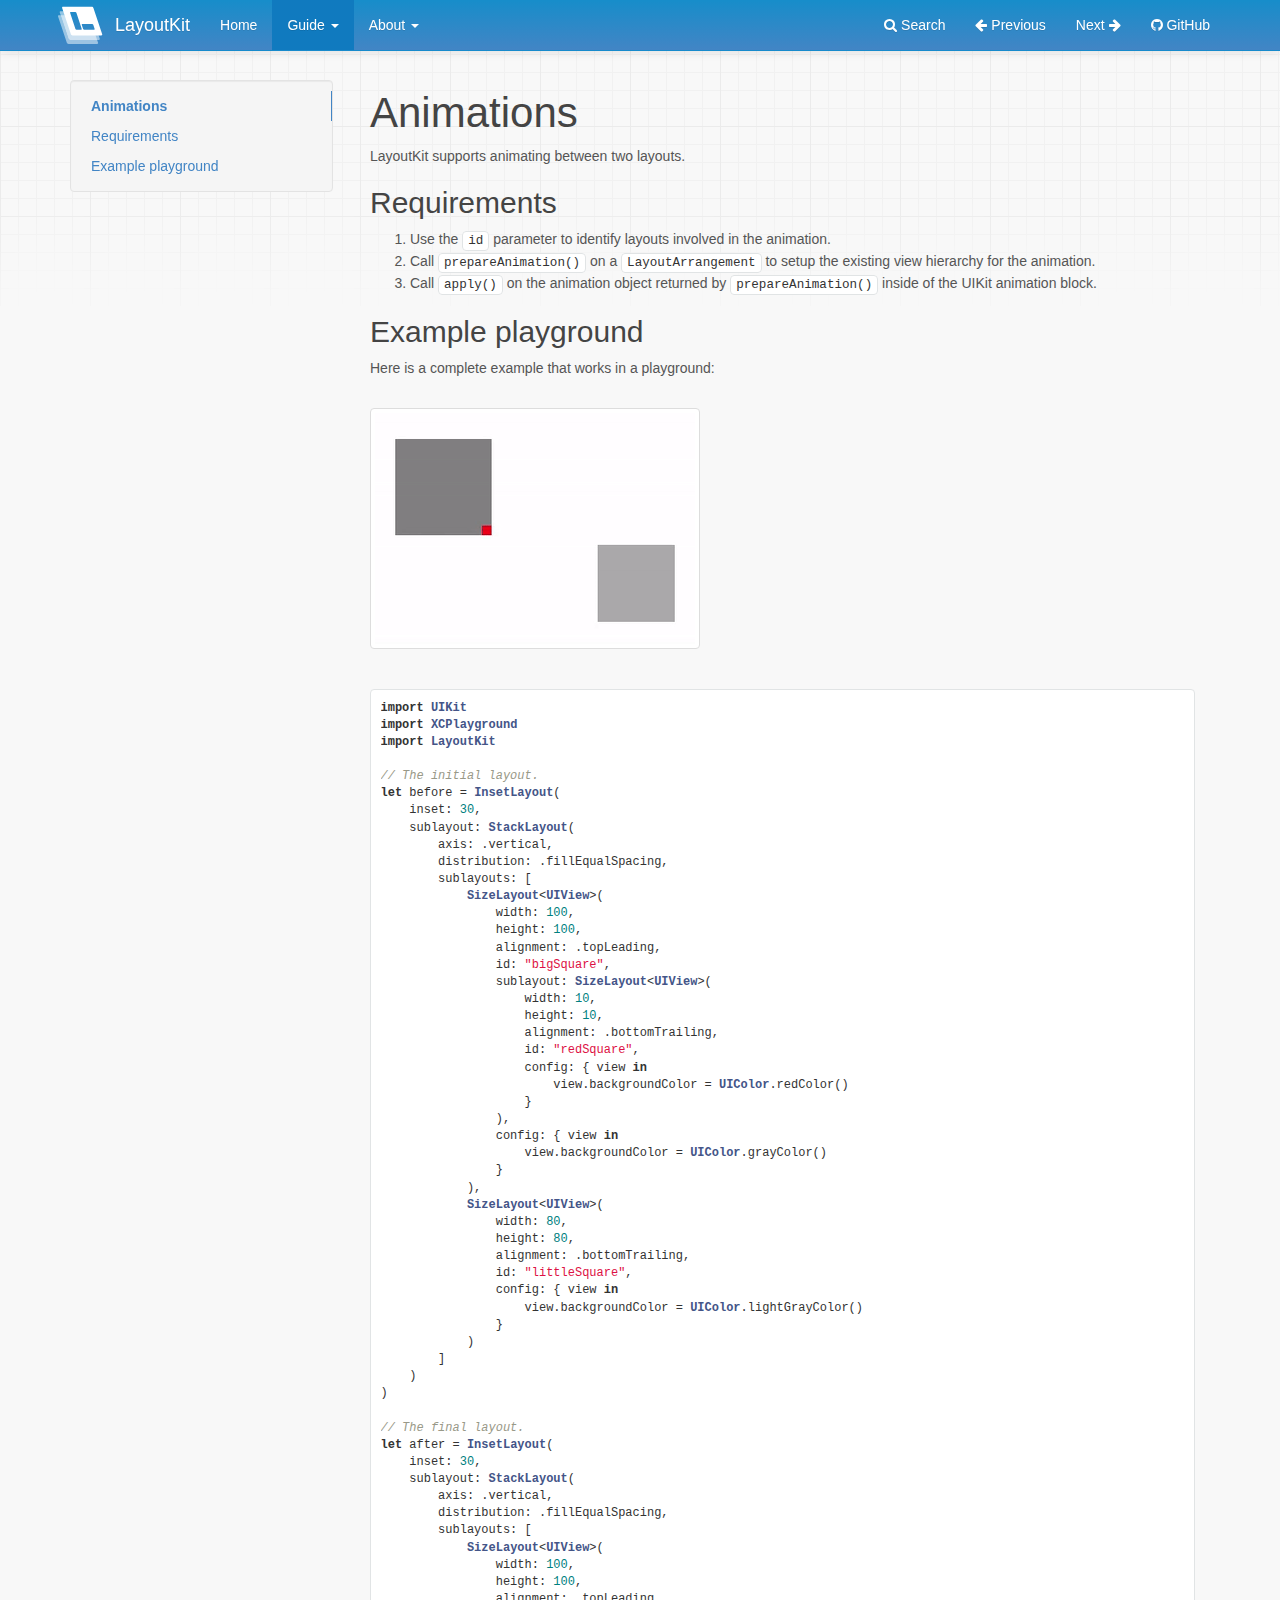
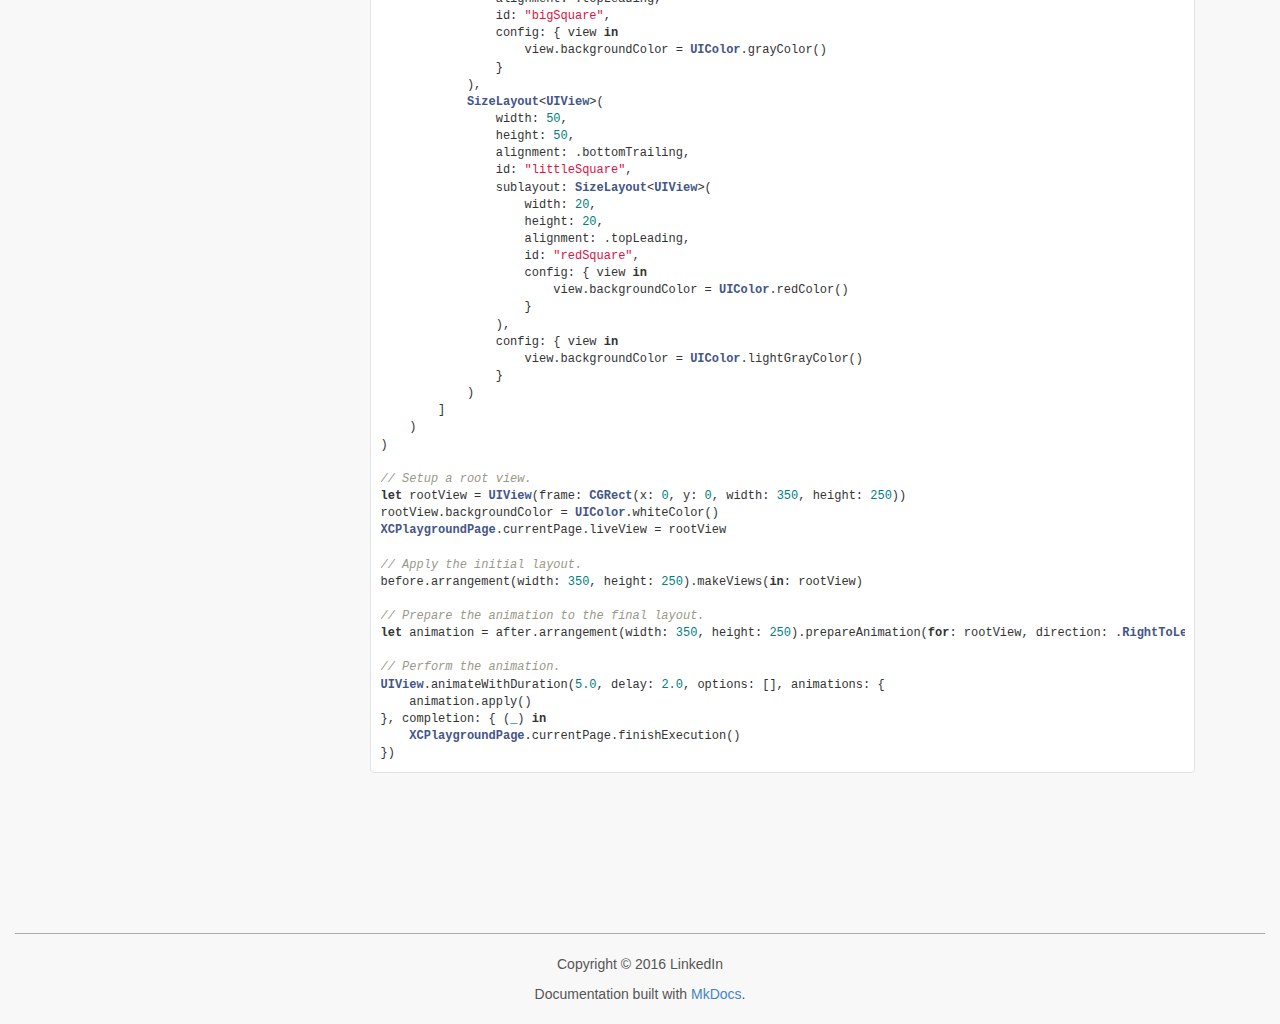
<file: animations/index.html>
<!DOCTYPE html>
<html lang="en">
    <head>
        <meta charset="utf-8">
        <meta http-equiv="X-UA-Compatible" content="IE=edge">
        <meta name="viewport" content="width=device-width, initial-scale=1.0">
        
        <meta name="author" content="LinkedIn">
        
        <link rel="shortcut icon" href="../../img/logo.png">
        

	<title>Animations - LayoutKit</title>

        <link href="../css/bootstrap-custom.min.css" rel="stylesheet">
        <link href="../css/font-awesome-4.5.0.css" rel="stylesheet">
        <link href="../css/base.css" rel="stylesheet">
        <link rel="stylesheet" href="../css/highlight.css">
        <link href="../layoutkit.css" rel="stylesheet">

        <!-- HTML5 shim and Respond.js IE8 support of HTML5 elements and media queries -->
        <!--[if lt IE 9]>
            <script src="https://oss.maxcdn.com/libs/html5shiv/3.7.0/html5shiv.js"></script>
            <script src="https://oss.maxcdn.com/libs/respond.js/1.3.0/respond.min.js"></script>
        <![endif]-->

        
        <script>
            (function(i,s,o,g,r,a,m){i['GoogleAnalyticsObject']=r;i[r]=i[r]||function(){
            (i[r].q=i[r].q||[]).push(arguments)},i[r].l=1*new Date();a=s.createElement(o),
            m=s.getElementsByTagName(o)[0];a.async=1;a.src=g;m.parentNode.insertBefore(a,m)
            })(window,document,'script','//www.google-analytics.com/analytics.js','ga');

            ga('create', 'UA-79736636-1', 'layoutkit.org');
            ga('send', 'pageview');
        </script>
        
    </head>

    <body>

        <div class="navbar navbar-default navbar-fixed-top" role="navigation">
    <div class="container">

        <!-- Collapsed navigation -->
        <div class="navbar-header">
            
            <!-- Expander button -->
            <button type="button" class="navbar-toggle" data-toggle="collapse" data-target=".navbar-collapse">
                <span class="sr-only">Toggle navigation</span>
                <span class="icon-bar"></span>
                <span class="icon-bar"></span>
                <span class="icon-bar"></span>
            </button>
            

            <!-- Main title -->
            <a class="navbar-brand" href="..">LayoutKit</a>
        </div>

        <!-- Expanded navigation -->
        <div class="navbar-collapse collapse">
            
                <!-- Main navigation -->
                <ul class="nav navbar-nav">
                
                
                    <li >
                        <a href="..">Home</a>
                    </li>
                
                
                
                    <li class="dropdown active">
                        <a href="#" class="dropdown-toggle" data-toggle="dropdown">Guide <b class="caret"></b></a>
                        <ul class="dropdown-menu">
                        
                            
<li >
    <a href="../building-ui/">Building UI</a>
</li>

                        
                            
<li >
    <a href="../custom-layouts/">Custom Layouts</a>
</li>

                        
                            
<li >
    <a href="../uikit/">Interfacing with UIKit</a>
</li>

                        
                            
<li class="active">
    <a href="./">Animations</a>
</li>

                        
                            
<li >
    <a href="../code-documentation/">Code documentation</a>
</li>

                        
                        </ul>
                    </li>
                
                
                
                    <li class="dropdown">
                        <a href="#" class="dropdown-toggle" data-toggle="dropdown">About <b class="caret"></b></a>
                        <ul class="dropdown-menu">
                        
                            
<li >
    <a href="../benchmarks/">Benchmarks</a>
</li>

                        
                        </ul>
                    </li>
                
                
                </ul>
            

            <ul class="nav navbar-nav navbar-right">
                <li>
                    <a href="#" data-toggle="modal" data-target="#mkdocs_search_modal">
                        <i class="fa fa-search"></i> Search
                    </a>
                </li>
                
                    <li >
                        <a rel="next" href="../uikit/">
                            <i class="fa fa-arrow-left"></i> Previous
                        </a>
                    </li>
                    <li >
                        <a rel="prev" href="../code-documentation/">
                            Next <i class="fa fa-arrow-right"></i>
                        </a>
                    </li>
                
                
                    <li>
                        <a href="https://github.com/linkedin/LayoutKit">
                            
                                <i class="fa fa-github"></i>
                            
                            GitHub
                        </a>
                    </li>
                
            </ul>
        </div>
    </div>
</div>

        <div class="container">
            
                <div class="col-md-3"><div class="bs-sidebar hidden-print affix well" role="complementary">
    <ul class="nav bs-sidenav">
    
        <li class="main active"><a href="#animations">Animations</a></li>
        
            <li><a href="#requirements">Requirements</a></li>
        
            <li><a href="#example-playground">Example playground</a></li>
        
    
    </ul>
</div></div>
                <div class="col-md-9" role="main">

<h1 id="animations">Animations</h1>
<p>LayoutKit supports animating between two layouts.</p>
<h2 id="requirements">Requirements</h2>
<ol>
<li>Use the <code>id</code> parameter to identify layouts involved in the animation.</li>
<li>Call <code>prepareAnimation()</code> on a <code>LayoutArrangement</code> to setup the existing view hierarchy for the animation.</li>
<li>Call <code>apply()</code> on the animation object returned by <code>prepareAnimation()</code> inside of the UIKit animation block.</li>
</ol>
<h2 id="example-playground">Example playground</h2>
<p>Here is a complete example that works in a playground:</p>
<p><img alt="Animation example" src="../img/animation-example.gif" /></p>
<pre><code class="swift">import UIKit
import XCPlayground
import LayoutKit

// The initial layout.
let before = InsetLayout(
    inset: 30,
    sublayout: StackLayout(
        axis: .vertical,
        distribution: .fillEqualSpacing,
        sublayouts: [
            SizeLayout&lt;UIView&gt;(
                width: 100,
                height: 100,
                alignment: .topLeading,
                id: &quot;bigSquare&quot;,
                sublayout: SizeLayout&lt;UIView&gt;(
                    width: 10,
                    height: 10,
                    alignment: .bottomTrailing,
                    id: &quot;redSquare&quot;,
                    config: { view in
                        view.backgroundColor = UIColor.redColor()
                    }
                ),
                config: { view in
                    view.backgroundColor = UIColor.grayColor()
                }
            ),
            SizeLayout&lt;UIView&gt;(
                width: 80,
                height: 80,
                alignment: .bottomTrailing,
                id: &quot;littleSquare&quot;,
                config: { view in
                    view.backgroundColor = UIColor.lightGrayColor()
                }
            )
        ]
    )
)

// The final layout.
let after = InsetLayout(
    inset: 30,
    sublayout: StackLayout(
        axis: .vertical,
        distribution: .fillEqualSpacing,
        sublayouts: [
            SizeLayout&lt;UIView&gt;(
                width: 100,
                height: 100,
                alignment: .topLeading,
                id: &quot;bigSquare&quot;,
                config: { view in
                    view.backgroundColor = UIColor.grayColor()
                }
            ),
            SizeLayout&lt;UIView&gt;(
                width: 50,
                height: 50,
                alignment: .bottomTrailing,
                id: &quot;littleSquare&quot;,
                sublayout: SizeLayout&lt;UIView&gt;(
                    width: 20,
                    height: 20,
                    alignment: .topLeading,
                    id: &quot;redSquare&quot;,
                    config: { view in
                        view.backgroundColor = UIColor.redColor()
                    }
                ),
                config: { view in
                    view.backgroundColor = UIColor.lightGrayColor()
                }
            )
        ]
    )
)

// Setup a root view.
let rootView = UIView(frame: CGRect(x: 0, y: 0, width: 350, height: 250))
rootView.backgroundColor = UIColor.whiteColor()
XCPlaygroundPage.currentPage.liveView = rootView

// Apply the initial layout.
before.arrangement(width: 350, height: 250).makeViews(in: rootView)

// Prepare the animation to the final layout.
let animation = after.arrangement(width: 350, height: 250).prepareAnimation(for: rootView, direction: .RightToLeft)

// Perform the animation.
UIView.animateWithDuration(5.0, delay: 2.0, options: [], animations: {
    animation.apply()
}, completion: { (_) in
    XCPlaygroundPage.currentPage.finishExecution()
})
</code></pre></div>
            
        </div>

        <footer class="col-md-12">
            <hr>
            
                <p>Copyright &copy; 2016 LinkedIn</p>
            
            <p>Documentation built with <a href="http://www.mkdocs.org/">MkDocs</a>.</p>
        </footer>

        <script src="../js/jquery-1.10.2.min.js"></script>
        <script src="../js/bootstrap-3.0.3.min.js"></script>
        <script src="../js/highlight.pack.js"></script>
        <script>var base_url = '..';</script>
        <script data-main="../mkdocs/js/search.js" src="../mkdocs/js/require.js"></script>
        <script src="../js/base.js"></script>

        <div class="modal" id="mkdocs_search_modal" tabindex="-1" role="dialog" aria-labelledby="Search Modal" aria-hidden="true">
            <div class="modal-dialog">
                <div class="modal-content">
                    <div class="modal-header">
                        <button type="button" class="close" data-dismiss="modal"><span aria-hidden="true">&times;</span><span class="sr-only">Close</span></button>
                        <h4 class="modal-title" id="exampleModalLabel">Search</h4>
                    </div>
                    <div class="modal-body">
                        <p>
                            From here you can search these documents. Enter
                            your search terms below.
                        </p>
                        <form role="form">
                            <div class="form-group">
                                <input type="text" class="form-control" placeholder="Search..." id="mkdocs-search-query">
                            </div>
                        </form>
                        <div id="mkdocs-search-results"></div>
                    </div>
                    <div class="modal-footer">
                    </div>
                </div>
            </div>
        </div>

    </body>
</html>
</file>
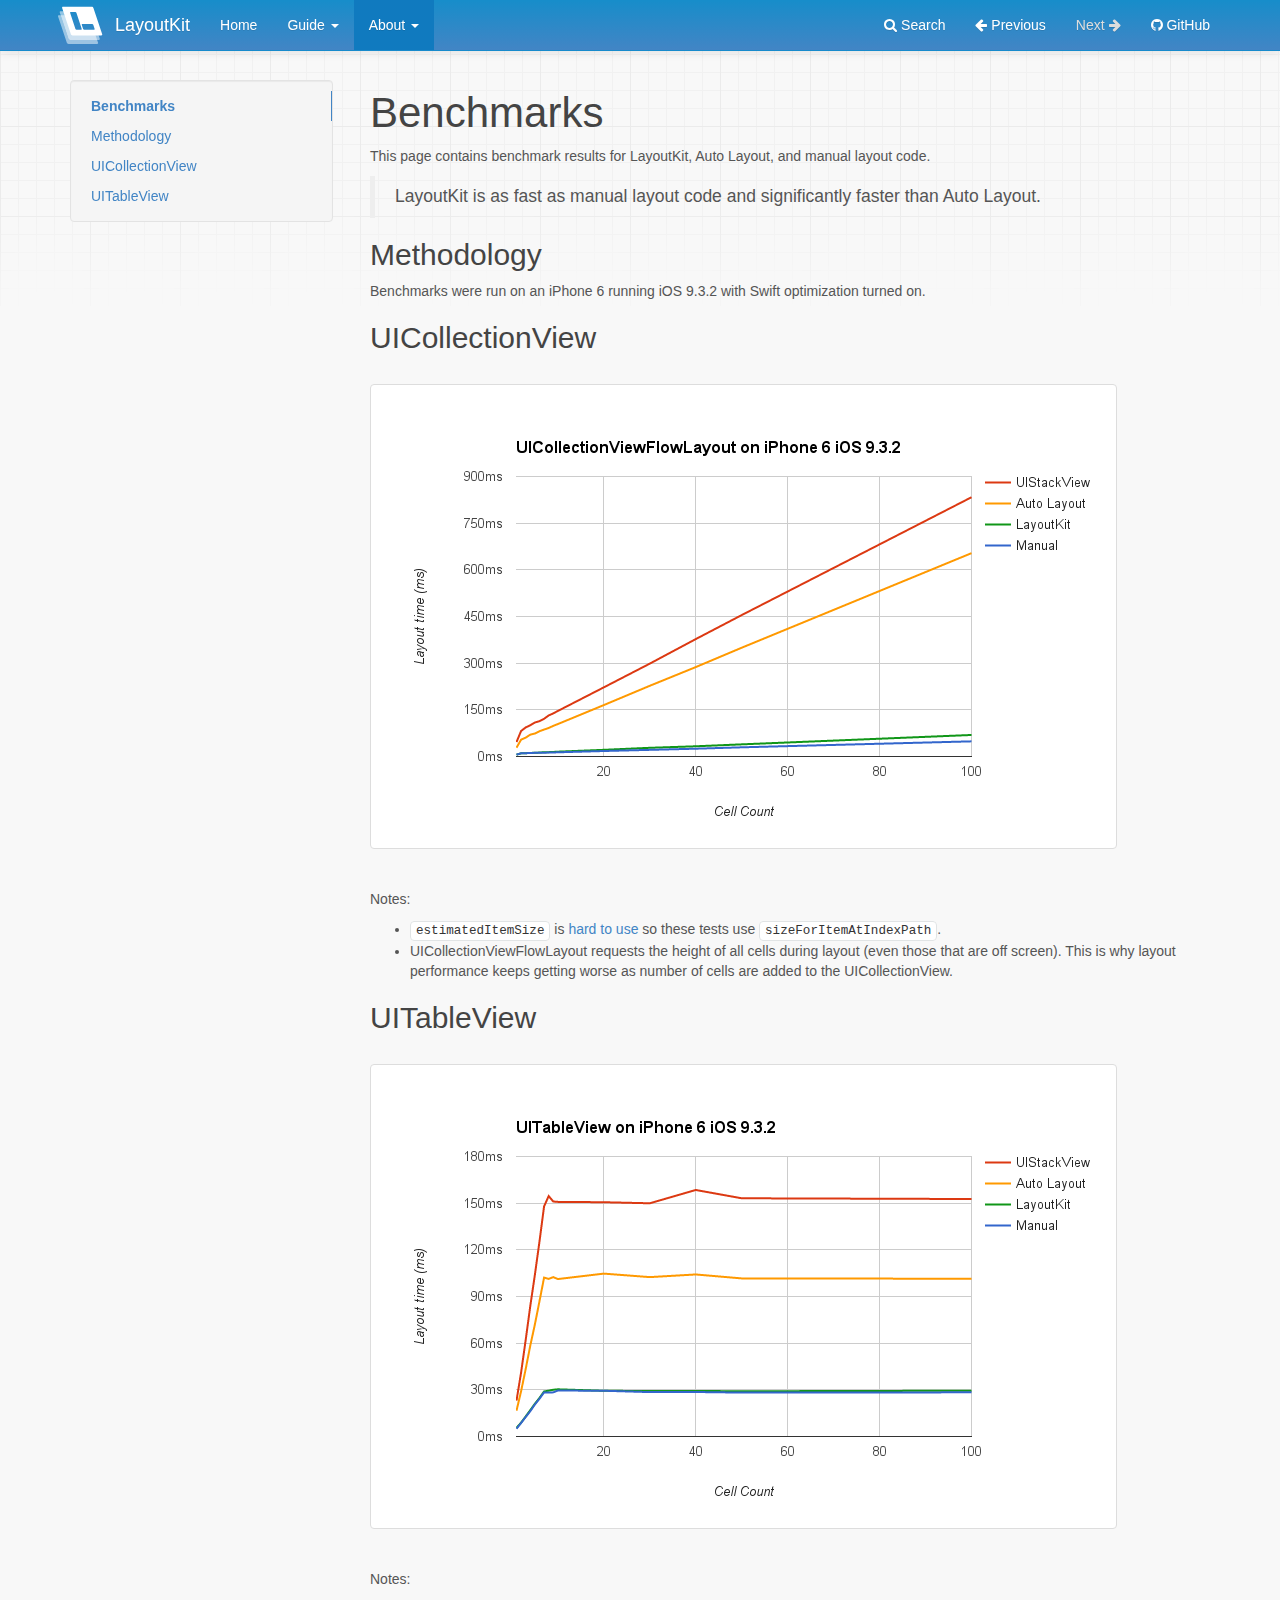
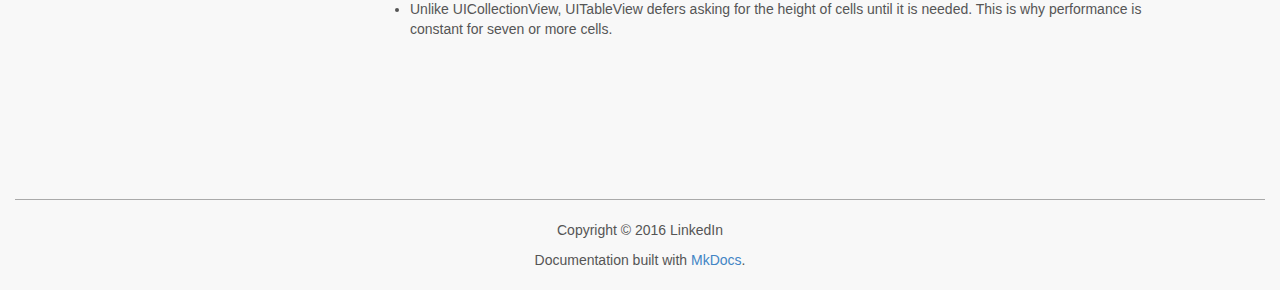
<file: benchmarks/index.html>
<!DOCTYPE html>
<html lang="en">
    <head>
        <meta charset="utf-8">
        <meta http-equiv="X-UA-Compatible" content="IE=edge">
        <meta name="viewport" content="width=device-width, initial-scale=1.0">
        
        <meta name="author" content="LinkedIn">
        
        <link rel="shortcut icon" href="../../img/logo.png">
        

	<title>Benchmarks - LayoutKit</title>

        <link href="../css/bootstrap-custom.min.css" rel="stylesheet">
        <link href="../css/font-awesome-4.5.0.css" rel="stylesheet">
        <link href="../css/base.css" rel="stylesheet">
        <link rel="stylesheet" href="../css/highlight.css">
        <link href="../layoutkit.css" rel="stylesheet">

        <!-- HTML5 shim and Respond.js IE8 support of HTML5 elements and media queries -->
        <!--[if lt IE 9]>
            <script src="https://oss.maxcdn.com/libs/html5shiv/3.7.0/html5shiv.js"></script>
            <script src="https://oss.maxcdn.com/libs/respond.js/1.3.0/respond.min.js"></script>
        <![endif]-->

        
        <script>
            (function(i,s,o,g,r,a,m){i['GoogleAnalyticsObject']=r;i[r]=i[r]||function(){
            (i[r].q=i[r].q||[]).push(arguments)},i[r].l=1*new Date();a=s.createElement(o),
            m=s.getElementsByTagName(o)[0];a.async=1;a.src=g;m.parentNode.insertBefore(a,m)
            })(window,document,'script','//www.google-analytics.com/analytics.js','ga');

            ga('create', 'UA-79736636-1', 'http://layoutkit.org');
            ga('send', 'pageview');
        </script>
        
    </head>

    <body>

        <div class="navbar navbar-default navbar-fixed-top" role="navigation">
    <div class="container">

        <!-- Collapsed navigation -->
        <div class="navbar-header">
            
            <!-- Expander button -->
            <button type="button" class="navbar-toggle" data-toggle="collapse" data-target=".navbar-collapse">
                <span class="sr-only">Toggle navigation</span>
                <span class="icon-bar"></span>
                <span class="icon-bar"></span>
                <span class="icon-bar"></span>
            </button>
            

            <!-- Main title -->
            <a class="navbar-brand" href="..">LayoutKit</a>
        </div>

        <!-- Expanded navigation -->
        <div class="navbar-collapse collapse">
            
                <!-- Main navigation -->
                <ul class="nav navbar-nav">
                
                
                    <li >
                        <a href="..">Home</a>
                    </li>
                
                
                
                    <li class="dropdown">
                        <a href="#" class="dropdown-toggle" data-toggle="dropdown">Guide <b class="caret"></b></a>
                        <ul class="dropdown-menu">
                        
                            
<li >
    <a href="../building-ui/">Building UI</a>
</li>

                        
                            
<li >
    <a href="../custom-layouts/">Custom Layouts</a>
</li>

                        
                            
<li >
    <a href="../uikit/">Interfacing with UIKit</a>
</li>

                        
                        </ul>
                    </li>
                
                
                
                    <li class="dropdown active">
                        <a href="#" class="dropdown-toggle" data-toggle="dropdown">About <b class="caret"></b></a>
                        <ul class="dropdown-menu">
                        
                            
<li class="active">
    <a href="./">Benchmarks</a>
</li>

                        
                        </ul>
                    </li>
                
                
                </ul>
            

            <ul class="nav navbar-nav navbar-right">
                <li>
                    <a href="#" data-toggle="modal" data-target="#mkdocs_search_modal">
                        <i class="fa fa-search"></i> Search
                    </a>
                </li>
                
                    <li >
                        <a rel="next" href="../uikit/">
                            <i class="fa fa-arrow-left"></i> Previous
                        </a>
                    </li>
                    <li class="disabled">
                        <a rel="prev" >
                            Next <i class="fa fa-arrow-right"></i>
                        </a>
                    </li>
                
                
                    <li>
                        <a href="https://github.com/linkedin/LayoutKit">
                            
                                <i class="fa fa-github"></i>
                            
                            GitHub
                        </a>
                    </li>
                
            </ul>
        </div>
    </div>
</div>

        <div class="container">
            
                <div class="col-md-3"><div class="bs-sidebar hidden-print affix well" role="complementary">
    <ul class="nav bs-sidenav">
    
        <li class="main active"><a href="#benchmarks">Benchmarks</a></li>
        
            <li><a href="#methodology">Methodology</a></li>
        
            <li><a href="#uicollectionview">UICollectionView</a></li>
        
            <li><a href="#uitableview">UITableView</a></li>
        
    
    </ul>
</div></div>
                <div class="col-md-9" role="main">

<h1 id="benchmarks">Benchmarks</h1>
<p>This page contains benchmark results for LayoutKit, Auto Layout, and manual layout code.</p>
<blockquote>
<p>LayoutKit is as fast as manual layout code and significantly faster than Auto Layout.</p>
</blockquote>
<h2 id="methodology">Methodology</h2>
<p>Benchmarks were run on an iPhone 6 running iOS 9.3.2 with Swift optimization turned on.</p>
<h2 id="uicollectionview">UICollectionView</h2>
<p><img alt="UICollectionView benchmark" src="../img/collectionview-benchmark.png" /></p>
<p>Notes:</p>
<ul>
<li><code>estimatedItemSize</code> is <a href="http://stackoverflow.com/questions/26143591/specifying-one-dimension-of-cells-in-uicollectionview-using-auto-layout/26349770#26349770">hard to use</a> so these tests use <code>sizeForItemAtIndexPath</code>.</li>
<li>UICollectionViewFlowLayout requests the height of all cells during layout (even those that are off screen). This is why layout performance keeps getting worse as number of cells are added to the UICollectionView.</li>
</ul>
<h2 id="uitableview">UITableView</h2>
<p><img alt="UITableView benchmark" src="../img/tableview-benchmark.png" /></p>
<p>Notes:</p>
<ul>
<li>Unlike UICollectionView, UITableView defers asking for the height of cells until it is needed. This is why performance is constant for seven or more cells.</li>
</ul></div>
            
        </div>

        <footer class="col-md-12">
            <hr>
            
                <p>Copyright &copy; 2016 LinkedIn</p>
            
            <p>Documentation built with <a href="http://www.mkdocs.org/">MkDocs</a>.</p>
        </footer>

        <script src="../js/jquery-1.10.2.min.js"></script>
        <script src="../js/bootstrap-3.0.3.min.js"></script>
        <script src="../js/highlight.pack.js"></script>
        <script>var base_url = '..';</script>
        <script data-main="../mkdocs/js/search.js" src="../mkdocs/js/require.js"></script>
        <script src="../js/base.js"></script>

        <div class="modal" id="mkdocs_search_modal" tabindex="-1" role="dialog" aria-labelledby="Search Modal" aria-hidden="true">
            <div class="modal-dialog">
                <div class="modal-content">
                    <div class="modal-header">
                        <button type="button" class="close" data-dismiss="modal"><span aria-hidden="true">&times;</span><span class="sr-only">Close</span></button>
                        <h4 class="modal-title" id="exampleModalLabel">Search</h4>
                    </div>
                    <div class="modal-body">
                        <p>
                            From here you can search these documents. Enter
                            your search terms below.
                        </p>
                        <form role="form">
                            <div class="form-group">
                                <input type="text" class="form-control" placeholder="Search..." id="mkdocs-search-query">
                            </div>
                        </form>
                        <div id="mkdocs-search-results"></div>
                    </div>
                    <div class="modal-footer">
                    </div>
                </div>
            </div>
        </div>

    </body>
</html>
</file>
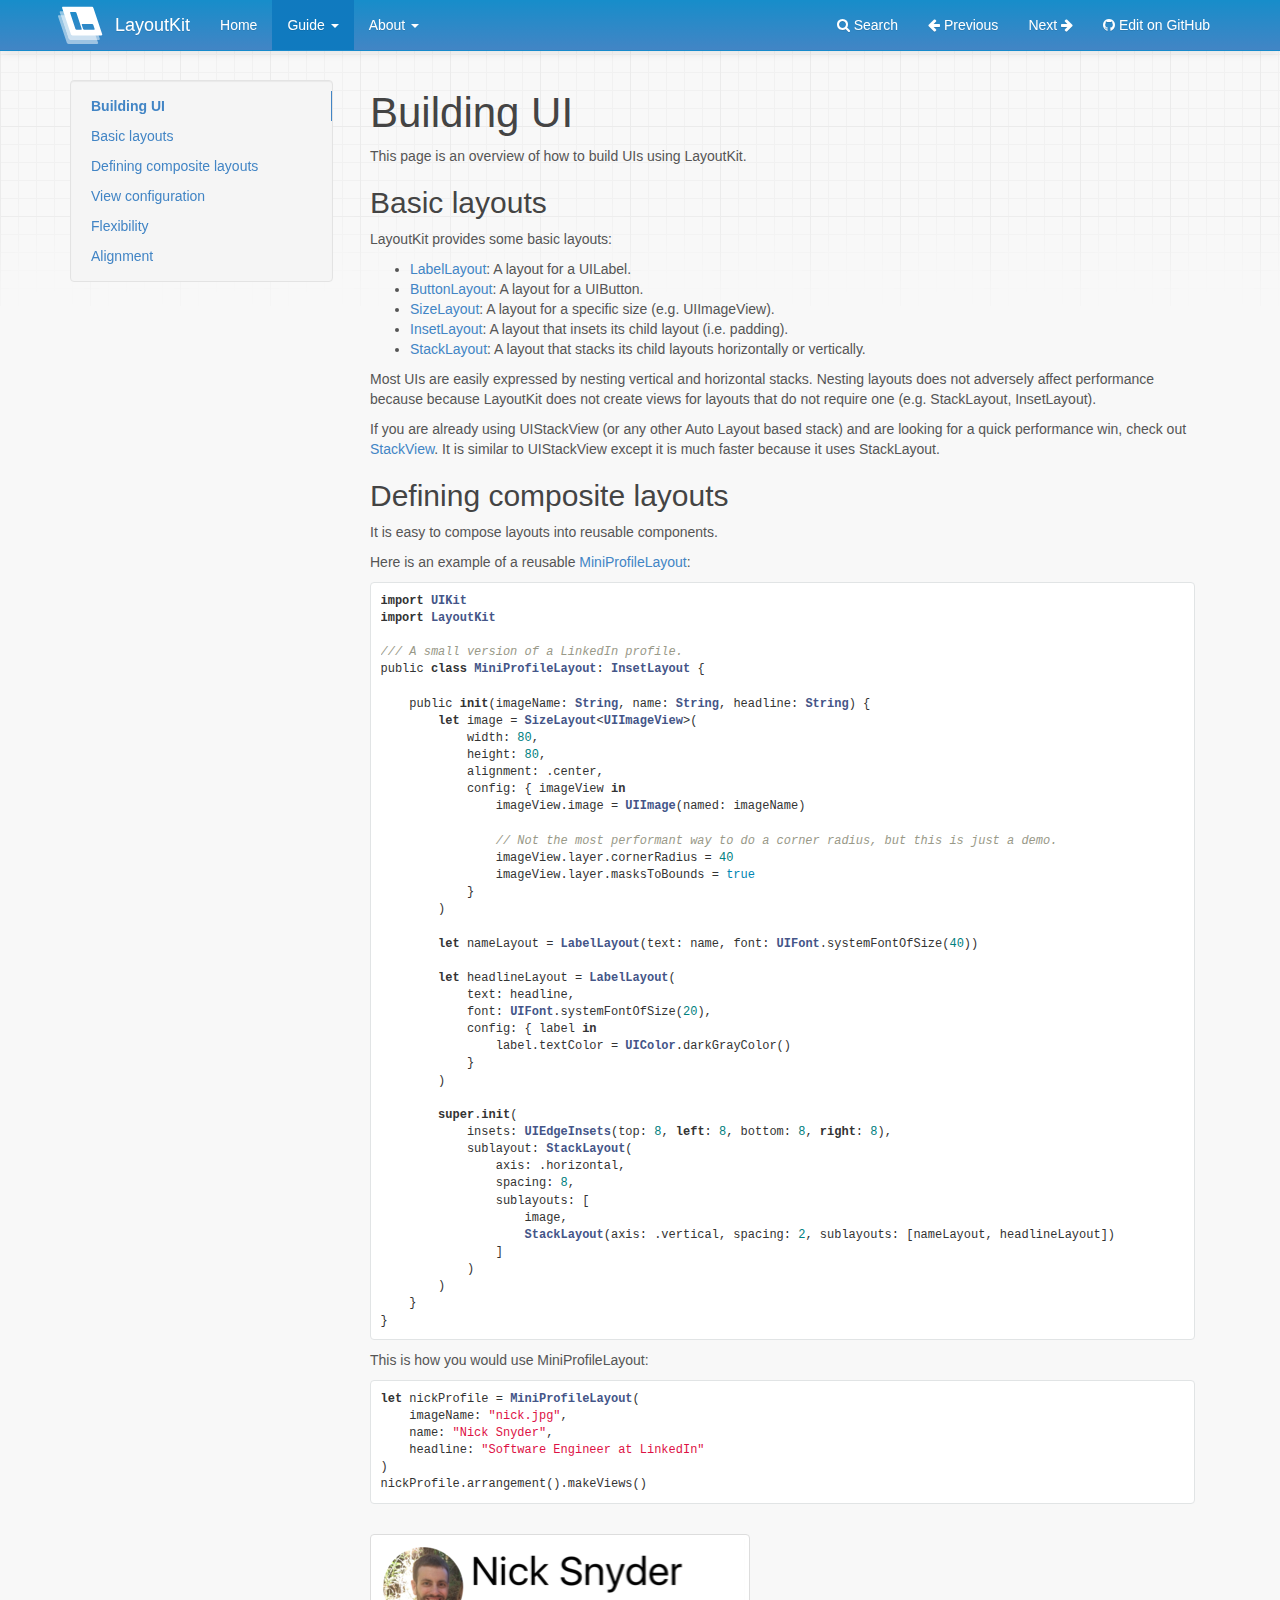
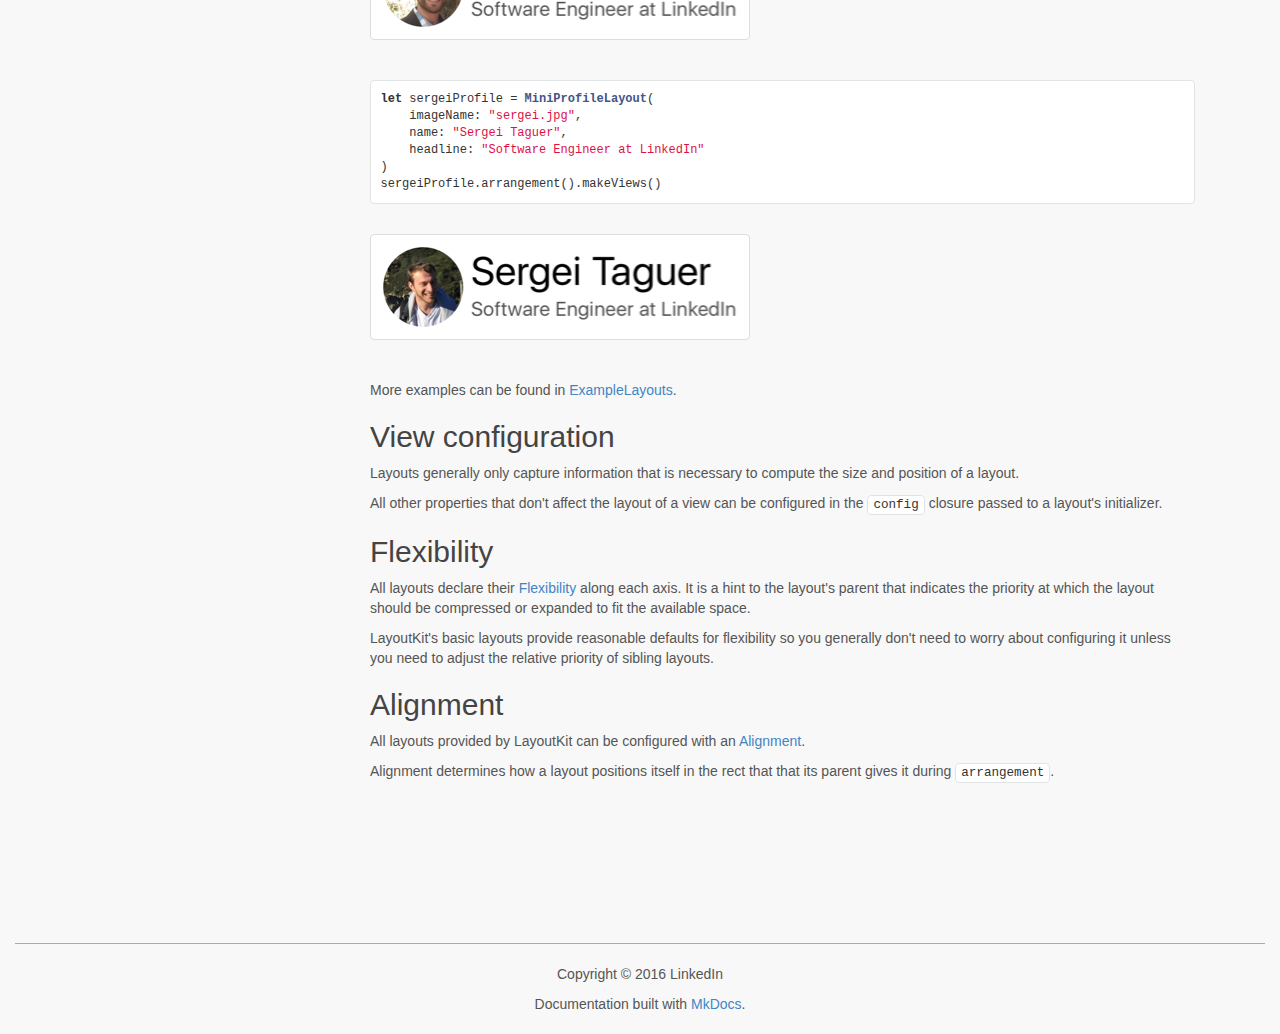
<file: building-ui/index.html>
<!DOCTYPE html>
<html lang="en">
    <head>
        <meta charset="utf-8">
        <meta http-equiv="X-UA-Compatible" content="IE=edge">
        <meta name="viewport" content="width=device-width, initial-scale=1.0">
        
        <meta name="author" content="LinkedIn">
        
        <link rel="shortcut icon" href="../img/logo.png">
        
        <title>Building UI - LayoutKit</title>
        <link href="../css/bootstrap-custom.min.css" rel="stylesheet">
        <link href="../css/font-awesome-4.5.0.css" rel="stylesheet">
        <link href="../css/base.css" rel="stylesheet">
        <link rel="stylesheet" href="../css/highlight.css">
        <link href="../layoutkit.css" rel="stylesheet">
        <!-- HTML5 shim and Respond.js IE8 support of HTML5 elements and media queries -->
        <!--[if lt IE 9]>
            <script src="https://oss.maxcdn.com/libs/html5shiv/3.7.0/html5shiv.js"></script>
            <script src="https://oss.maxcdn.com/libs/respond.js/1.3.0/respond.min.js"></script>
        <![endif]-->

        <script src="../js/jquery-1.10.2.min.js"></script>
        <script src="../js/bootstrap-3.0.3.min.js"></script>
        <script src="../js/highlight.pack.js"></script>
        <script>
            (function(i,s,o,g,r,a,m){i['GoogleAnalyticsObject']=r;i[r]=i[r]||function(){
            (i[r].q=i[r].q||[]).push(arguments)},i[r].l=1*new Date();a=s.createElement(o),
            m=s.getElementsByTagName(o)[0];a.async=1;a.src=g;m.parentNode.insertBefore(a,m)
            })(window,document,'script','//www.google-analytics.com/analytics.js','ga');

            ga('create', 'UA-79736636-1', 'layoutkit.org');
            ga('send', 'pageview');
        </script> 
    </head>

    <body>

        <div class="navbar navbar-default navbar-fixed-top" role="navigation">
    <div class="container">

        <!-- Collapsed navigation -->
        <div class="navbar-header">
            <!-- Expander button -->
            <button type="button" class="navbar-toggle" data-toggle="collapse" data-target=".navbar-collapse">
                <span class="sr-only">Toggle navigation</span>
                <span class="icon-bar"></span>
                <span class="icon-bar"></span>
                <span class="icon-bar"></span>
            </button>
            <a class="navbar-brand" href="..">LayoutKit</a>
        </div>

        <!-- Expanded navigation -->
        <div class="navbar-collapse collapse">
                <!-- Main navigation -->
                <ul class="nav navbar-nav">
                    <li >
                        <a href="..">Home</a>
                    </li>
                    <li class="dropdown active">
                        <a href="#" class="dropdown-toggle" data-toggle="dropdown">Guide <b class="caret"></b></a>
                        <ul class="dropdown-menu">
                            
<li class="active">
    <a href="./">Building UI</a>
</li>
                            
<li >
    <a href="../custom-layouts/">Custom Layouts</a>
</li>
                            
<li >
    <a href="../uikit/">Interfacing with UIKit</a>
</li>
                            
<li >
    <a href="../animations/">Animations</a>
</li>
                            
<li >
    <a href="../code-documentation/">Code documentation</a>
</li>
                        </ul>
                    </li>
                    <li class="dropdown">
                        <a href="#" class="dropdown-toggle" data-toggle="dropdown">About <b class="caret"></b></a>
                        <ul class="dropdown-menu">
                            
<li >
    <a href="../benchmarks/">Benchmarks</a>
</li>
                        </ul>
                    </li>
                </ul>

            <ul class="nav navbar-nav navbar-right">
                <li>
                    <a href="#" data-toggle="modal" data-target="#mkdocs_search_modal">
                        <i class="fa fa-search"></i> Search
                    </a>
                </li>
                    <li >
                        <a rel="next" href="..">
                            <i class="fa fa-arrow-left"></i> Previous
                        </a>
                    </li>
                    <li >
                        <a rel="prev" href="../custom-layouts/">
                            Next <i class="fa fa-arrow-right"></i>
                        </a>
                    </li>
                    <li>
                        <a href="https://github.com/linkedin/LayoutKit/edit/master/docs/building-ui.md"><i class="fa fa-github"></i> Edit on GitHub</a>
                    </li>
            </ul>
        </div>
    </div>
</div>

        <div class="container">
                <div class="col-md-3"><div class="bs-sidebar hidden-print affix well" role="complementary">
    <ul class="nav bs-sidenav">
        <li class="main active"><a href="#building-ui">Building UI</a></li>
            <li><a href="#basic-layouts">Basic layouts</a></li>
            <li><a href="#defining-composite-layouts">Defining composite layouts</a></li>
            <li><a href="#view-configuration">View configuration</a></li>
            <li><a href="#flexibility">Flexibility</a></li>
            <li><a href="#alignment">Alignment</a></li>
    </ul>
</div></div>
                <div class="col-md-9" role="main">

<h1 id="building-ui">Building UI</h1>
<p>This page is an overview of how to build UIs using LayoutKit.</p>
<h2 id="basic-layouts">Basic layouts</h2>
<p>LayoutKit provides some basic layouts:</p>
<ul>
<li><a href="https://github.com/linkedin/LayoutKit/blob/master/Sources/Layouts/LabelLayout.swift">LabelLayout</a>: A layout for a UILabel.</li>
<li><a href="https://github.com/linkedin/LayoutKit/blob/master/Sources/Layouts/LabelLayout.swift">ButtonLayout</a>: A layout for a UIButton.</li>
<li><a href="https://github.com/linkedin/LayoutKit/blob/master/Sources/Layouts/SizeLayout.swift">SizeLayout</a>: A layout for a specific size (e.g. UIImageView).</li>
<li><a href="https://github.com/linkedin/LayoutKit/blob/master/Sources/Layouts/InsetLayout.swift">InsetLayout</a>: A layout that insets its child layout (i.e. padding).</li>
<li><a href="https://github.com/linkedin/LayoutKit/blob/master/Sources/Layouts/StackLayout.swift">StackLayout</a>: A layout that stacks its child layouts horizontally or vertically.</li>
</ul>
<p>Most UIs are easily expressed by nesting vertical and horizontal stacks. Nesting layouts does not adversely affect performance because because LayoutKit does not create views for layouts that do not require one (e.g. StackLayout, InsetLayout).</p>
<p>If you are already using UIStackView (or any other Auto Layout based stack) and are looking for a quick performance win, check out <a href="https://github.com/linkedin/LayoutKit/blob/master/Sources/Views/StackView.swift">StackView</a>. It is similar to UIStackView except it is much faster because it uses StackLayout.</p>
<h2 id="defining-composite-layouts">Defining composite layouts</h2>
<p>It is easy to compose layouts into reusable components.</p>
<p>Here is an example of a reusable <a href="https://github.com/linkedin/LayoutKit/blob/master/ExampleLayouts/MiniProfileLayout.swift">MiniProfileLayout</a>:</p>
<pre><code class="swift">import UIKit
import LayoutKit

/// A small version of a LinkedIn profile.
public class MiniProfileLayout: InsetLayout {

    public init(imageName: String, name: String, headline: String) {
        let image = SizeLayout&lt;UIImageView&gt;(
            width: 80,
            height: 80,
            alignment: .center,
            config: { imageView in
                imageView.image = UIImage(named: imageName)

                // Not the most performant way to do a corner radius, but this is just a demo.
                imageView.layer.cornerRadius = 40
                imageView.layer.masksToBounds = true
            }
        )

        let nameLayout = LabelLayout(text: name, font: UIFont.systemFontOfSize(40))

        let headlineLayout = LabelLayout(
            text: headline,
            font: UIFont.systemFontOfSize(20),
            config: { label in
                label.textColor = UIColor.darkGrayColor()
            }
        )

        super.init(
            insets: UIEdgeInsets(top: 8, left: 8, bottom: 8, right: 8),
            sublayout: StackLayout(
                axis: .horizontal,
                spacing: 8,
                sublayouts: [
                    image,
                    StackLayout(axis: .vertical, spacing: 2, sublayouts: [nameLayout, headlineLayout])
                ]
            )
        )
    }
}
</code></pre>

<p>This is how you would use MiniProfileLayout:</p>
<pre><code class="swift">let nickProfile = MiniProfileLayout(
    imageName: &quot;nick.jpg&quot;,
    name: &quot;Nick Snyder&quot;,
    headline: &quot;Software Engineer at LinkedIn&quot;
)
nickProfile.arrangement().makeViews()
</code></pre>

<p><img alt="Nick's profile" src="../img/nick.png" /></p>
<pre><code class="swift">let sergeiProfile = MiniProfileLayout(
    imageName: &quot;sergei.jpg&quot;,
    name: &quot;Sergei Taguer&quot;,
    headline: &quot;Software Engineer at LinkedIn&quot;
)
sergeiProfile.arrangement().makeViews()
</code></pre>

<p><img alt="Sergei's profile" src="../img/sergei.png" /></p>
<p>More examples can be found in <a href="https://github.com/linkedin/LayoutKit/blob/master/ExampleLayouts">ExampleLayouts</a>.</p>
<h2 id="view-configuration">View configuration</h2>
<p>Layouts generally only capture information that is necessary to compute the size and position of a layout.</p>
<p>All other properties that don't affect the layout of a view can be configured in the <code>config</code> closure passed to a layout's initializer.</p>
<h2 id="flexibility">Flexibility</h2>
<p>All layouts declare their <a href="https://github.com/linkedin/LayoutKit/blob/master/Sources/Flexibility.swift">Flexibility</a> along each axis. It is a hint to the layout's parent that indicates the priority at which the layout should be compressed or expanded to fit the available space.</p>
<p>LayoutKit's basic layouts provide reasonable defaults for flexibility so you generally don't need to worry about configuring it unless you need to adjust the relative priority of sibling layouts.</p>
<h2 id="alignment">Alignment</h2>
<p>All layouts provided by LayoutKit can be configured with an <a href="https://github.com/linkedin/LayoutKit/blob/master/Sources/Alignment.swift">Alignment</a>.</p>
<p>Alignment determines how a layout positions itself in the rect that that its parent gives it during <code>arrangement</code>.</p></div>
        </div>

        <footer class="col-md-12">
            <hr>
                <p>Copyright &copy; 2016 LinkedIn</p>
            <p>Documentation built with <a href="http://www.mkdocs.org/">MkDocs</a>.</p>
        </footer>
        <script>var base_url = '..';</script>
        <script src="../js/base.js"></script>
        <script src="../search/require.js"></script>
        <script src="../search/search.js"></script>

        <div class="modal" id="mkdocs_search_modal" tabindex="-1" role="dialog" aria-labelledby="Search Modal" aria-hidden="true">
    <div class="modal-dialog">
        <div class="modal-content">
            <div class="modal-header">
                <button type="button" class="close" data-dismiss="modal"><span aria-hidden="true">&times;</span><span class="sr-only">Close</span></button>
                <h4 class="modal-title" id="exampleModalLabel">Search</h4>
            </div>
            <div class="modal-body">
                <p>
                    From here you can search these documents. Enter
                    your search terms below.
                </p>
                <form role="form">
                    <div class="form-group">
                        <input type="text" class="form-control" placeholder="Search..." id="mkdocs-search-query">
                    </div>
                </form>
                <div id="mkdocs-search-results"></div>
            </div>
            <div class="modal-footer">
            </div>
        </div>
    </div>
</div><div class="modal" id="mkdocs_keyboard_modal" tabindex="-1" role="dialog" aria-labelledby="Keyboard Shortcuts Modal" aria-hidden="true">
    <div class="modal-dialog">
        <div class="modal-content">
            <div class="modal-header">
                <button type="button" class="close" data-dismiss="modal"><span aria-hidden="true">&times;</span><span class="sr-only">Close</span></button>
                <h4 class="modal-title" id="exampleModalLabel">Keyboard Shortcuts</h4>
            </div>
            <div class="modal-body">
              <table class="table">
                <thead>
                  <tr>
                    <th style="width: 20%;">Keys</th>
                    <th>Action</th>
                  </tr>
                </thead>
                <tbody>
                  <tr>
                    <td><kbd>?</kbd></td>
                    <td>Open this help</td>
                  </tr>
                  <tr>
                    <td><kbd>&larr;</kbd></td>
                    <td>Previous page</td>
                  </tr>
                  <tr>
                    <td><kbd>&rarr;</kbd></td>
                    <td>Next page</td>
                  </tr>
                  <tr>
                    <td><kbd>s</kbd></td>
                    <td>Search</td>
                  </tr>
                </tbody>
              </table>
            </div>
            <div class="modal-footer">
            </div>
        </div>
    </div>
</div>


    </body>
</html>
</file>
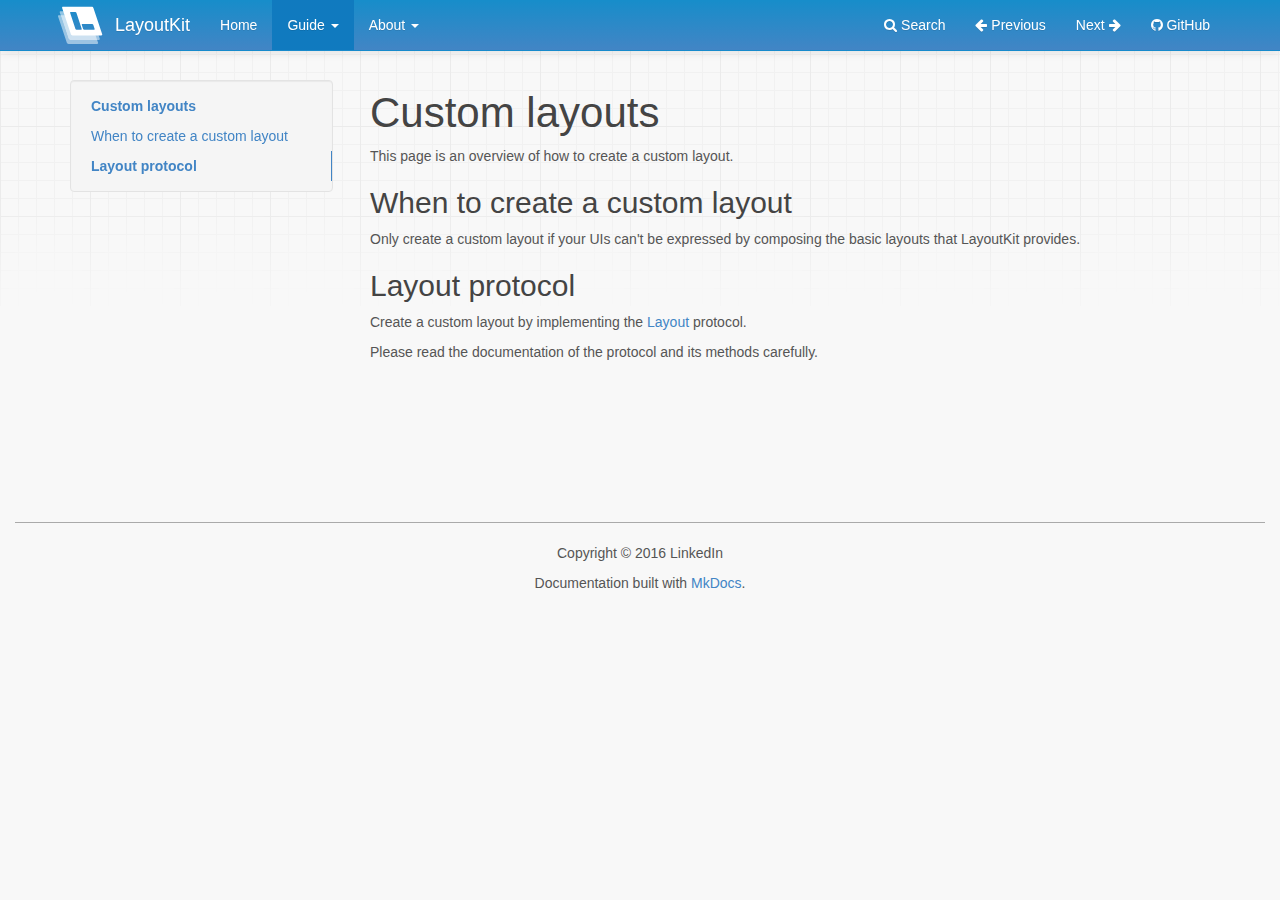
<file: custom-layouts/index.html>
<!DOCTYPE html>
<html lang="en">
    <head>
        <meta charset="utf-8">
        <meta http-equiv="X-UA-Compatible" content="IE=edge">
        <meta name="viewport" content="width=device-width, initial-scale=1.0">
        
        <meta name="author" content="LinkedIn">
        
        <link rel="shortcut icon" href="../../img/logo.png">
        

	<title>Custom Layouts - LayoutKit</title>

        <link href="../css/bootstrap-custom.min.css" rel="stylesheet">
        <link href="../css/font-awesome-4.5.0.css" rel="stylesheet">
        <link href="../css/base.css" rel="stylesheet">
        <link rel="stylesheet" href="../css/highlight.css">
        <link href="../layoutkit.css" rel="stylesheet">

        <!-- HTML5 shim and Respond.js IE8 support of HTML5 elements and media queries -->
        <!--[if lt IE 9]>
            <script src="https://oss.maxcdn.com/libs/html5shiv/3.7.0/html5shiv.js"></script>
            <script src="https://oss.maxcdn.com/libs/respond.js/1.3.0/respond.min.js"></script>
        <![endif]-->

        
        <script>
            (function(i,s,o,g,r,a,m){i['GoogleAnalyticsObject']=r;i[r]=i[r]||function(){
            (i[r].q=i[r].q||[]).push(arguments)},i[r].l=1*new Date();a=s.createElement(o),
            m=s.getElementsByTagName(o)[0];a.async=1;a.src=g;m.parentNode.insertBefore(a,m)
            })(window,document,'script','//www.google-analytics.com/analytics.js','ga');

            ga('create', 'UA-79736636-1', 'layoutkit.org');
            ga('send', 'pageview');
        </script>
        
    </head>

    <body>

        <div class="navbar navbar-default navbar-fixed-top" role="navigation">
    <div class="container">

        <!-- Collapsed navigation -->
        <div class="navbar-header">
            
            <!-- Expander button -->
            <button type="button" class="navbar-toggle" data-toggle="collapse" data-target=".navbar-collapse">
                <span class="sr-only">Toggle navigation</span>
                <span class="icon-bar"></span>
                <span class="icon-bar"></span>
                <span class="icon-bar"></span>
            </button>
            

            <!-- Main title -->
            <a class="navbar-brand" href="..">LayoutKit</a>
        </div>

        <!-- Expanded navigation -->
        <div class="navbar-collapse collapse">
            
                <!-- Main navigation -->
                <ul class="nav navbar-nav">
                
                
                    <li >
                        <a href="..">Home</a>
                    </li>
                
                
                
                    <li class="dropdown active">
                        <a href="#" class="dropdown-toggle" data-toggle="dropdown">Guide <b class="caret"></b></a>
                        <ul class="dropdown-menu">
                        
                            
<li >
    <a href="../building-ui/">Building UI</a>
</li>

                        
                            
<li class="active">
    <a href="./">Custom Layouts</a>
</li>

                        
                            
<li >
    <a href="../uikit/">Interfacing with UIKit</a>
</li>

                        
                        </ul>
                    </li>
                
                
                
                    <li class="dropdown">
                        <a href="#" class="dropdown-toggle" data-toggle="dropdown">About <b class="caret"></b></a>
                        <ul class="dropdown-menu">
                        
                            
<li >
    <a href="../benchmarks/">Benchmarks</a>
</li>

                        
                        </ul>
                    </li>
                
                
                </ul>
            

            <ul class="nav navbar-nav navbar-right">
                <li>
                    <a href="#" data-toggle="modal" data-target="#mkdocs_search_modal">
                        <i class="fa fa-search"></i> Search
                    </a>
                </li>
                
                    <li >
                        <a rel="next" href="../building-ui/">
                            <i class="fa fa-arrow-left"></i> Previous
                        </a>
                    </li>
                    <li >
                        <a rel="prev" href="../uikit/">
                            Next <i class="fa fa-arrow-right"></i>
                        </a>
                    </li>
                
                
                    <li>
                        <a href="https://github.com/linkedin/LayoutKit">
                            
                                <i class="fa fa-github"></i>
                            
                            GitHub
                        </a>
                    </li>
                
            </ul>
        </div>
    </div>
</div>

        <div class="container">
            
                <div class="col-md-3"><div class="bs-sidebar hidden-print affix well" role="complementary">
    <ul class="nav bs-sidenav">
    
        <li class="main active"><a href="#custom-layouts">Custom layouts</a></li>
        
            <li><a href="#when-to-create-a-custom-layout">When to create a custom layout</a></li>
        
            <li><a href="#layout-protocol">Layout protocol</a></li>
        
    
    </ul>
</div></div>
                <div class="col-md-9" role="main">

<h1 id="custom-layouts">Custom layouts</h1>
<p>This page is an overview of how to create a custom layout.</p>
<h2 id="when-to-create-a-custom-layout">When to create a custom layout</h2>
<p>Only create a custom layout if your UIs can't be expressed by composing the basic layouts that LayoutKit provides.</p>
<h2 id="layout-protocol">Layout protocol</h2>
<p>Create a custom layout by implementing the <a href="https://github.com/linkedin/LayoutKit/LayoutKit/Layout.swift">Layout</a> protocol.</p>
<p>Please read the documentation of the protocol and its methods carefully.</p></div>
            
        </div>

        <footer class="col-md-12">
            <hr>
            
                <p>Copyright &copy; 2016 LinkedIn</p>
            
            <p>Documentation built with <a href="http://www.mkdocs.org/">MkDocs</a>.</p>
        </footer>

        <script src="../js/jquery-1.10.2.min.js"></script>
        <script src="../js/bootstrap-3.0.3.min.js"></script>
        <script src="../js/highlight.pack.js"></script>
        <script>var base_url = '..';</script>
        <script data-main="../mkdocs/js/search.js" src="../mkdocs/js/require.js"></script>
        <script src="../js/base.js"></script>

        <div class="modal" id="mkdocs_search_modal" tabindex="-1" role="dialog" aria-labelledby="Search Modal" aria-hidden="true">
            <div class="modal-dialog">
                <div class="modal-content">
                    <div class="modal-header">
                        <button type="button" class="close" data-dismiss="modal"><span aria-hidden="true">&times;</span><span class="sr-only">Close</span></button>
                        <h4 class="modal-title" id="exampleModalLabel">Search</h4>
                    </div>
                    <div class="modal-body">
                        <p>
                            From here you can search these documents. Enter
                            your search terms below.
                        </p>
                        <form role="form">
                            <div class="form-group">
                                <input type="text" class="form-control" placeholder="Search..." id="mkdocs-search-query">
                            </div>
                        </form>
                        <div id="mkdocs-search-results"></div>
                    </div>
                    <div class="modal-footer">
                    </div>
                </div>
            </div>
        </div>

    </body>
</html>
</file>
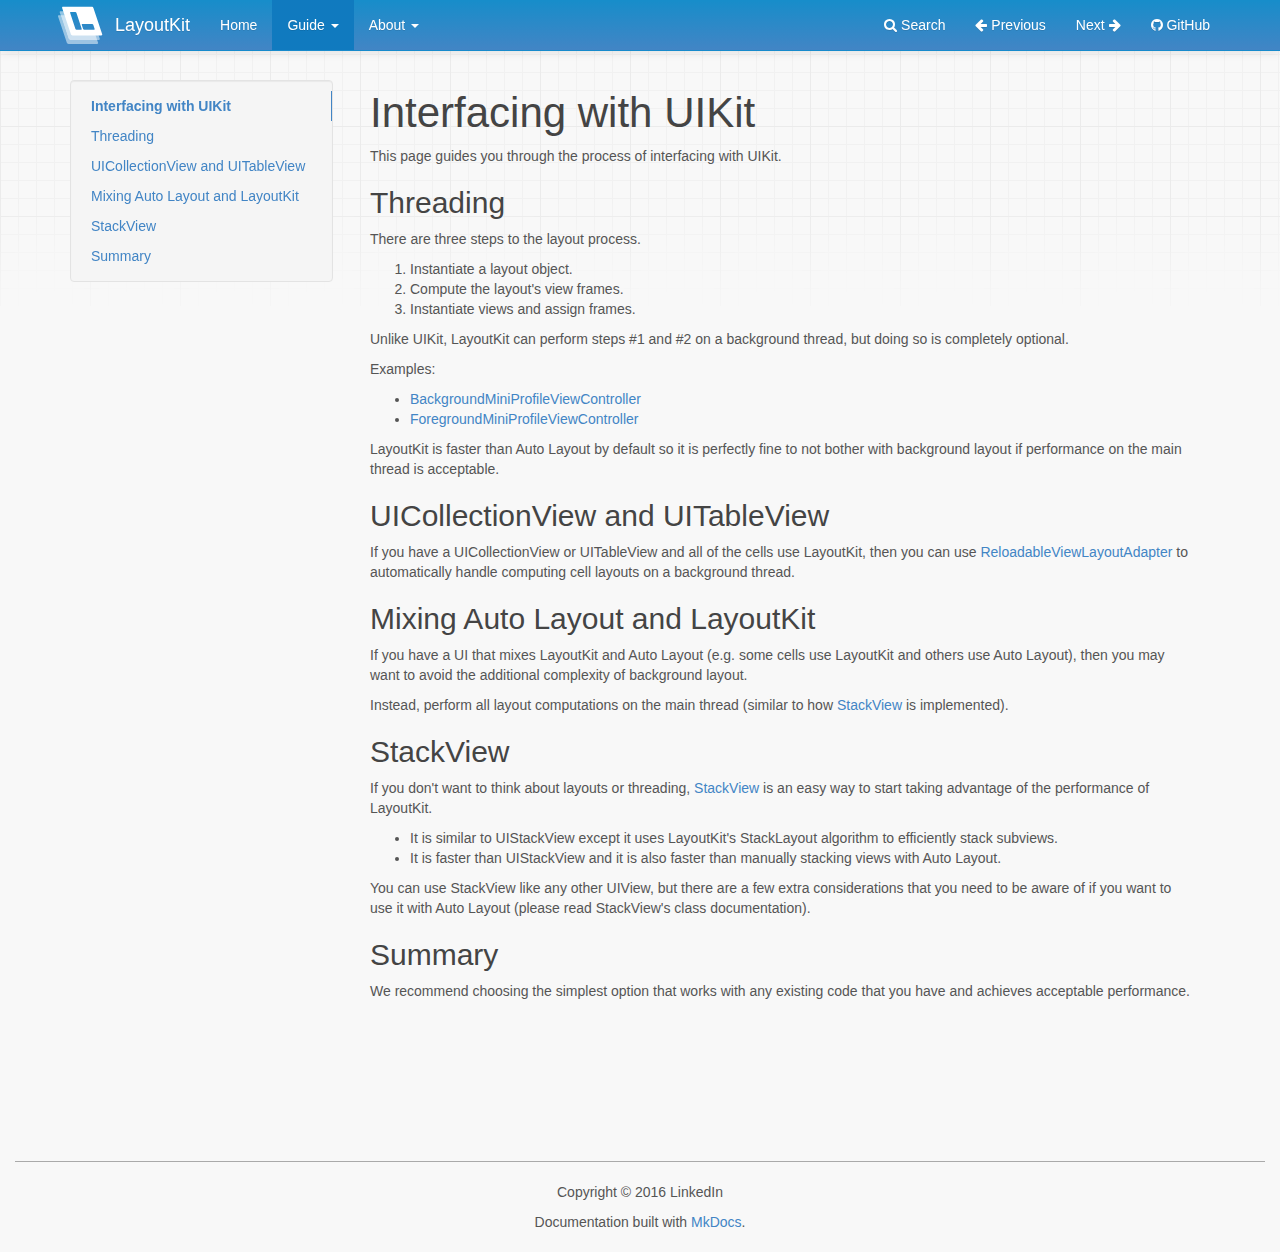
<file: uikit/index.html>
<!DOCTYPE html>
<html lang="en">
    <head>
        <meta charset="utf-8">
        <meta http-equiv="X-UA-Compatible" content="IE=edge">
        <meta name="viewport" content="width=device-width, initial-scale=1.0">
        
        <meta name="author" content="LinkedIn">
        
        <link rel="shortcut icon" href="../../img/logo.png">
        

	<title>Interfacing with UIKit - LayoutKit</title>

        <link href="../css/bootstrap-custom.min.css" rel="stylesheet">
        <link href="../css/font-awesome-4.5.0.css" rel="stylesheet">
        <link href="../css/base.css" rel="stylesheet">
        <link rel="stylesheet" href="../css/highlight.css">
        <link href="../layoutkit.css" rel="stylesheet">

        <!-- HTML5 shim and Respond.js IE8 support of HTML5 elements and media queries -->
        <!--[if lt IE 9]>
            <script src="https://oss.maxcdn.com/libs/html5shiv/3.7.0/html5shiv.js"></script>
            <script src="https://oss.maxcdn.com/libs/respond.js/1.3.0/respond.min.js"></script>
        <![endif]-->

        
        <script>
            (function(i,s,o,g,r,a,m){i['GoogleAnalyticsObject']=r;i[r]=i[r]||function(){
            (i[r].q=i[r].q||[]).push(arguments)},i[r].l=1*new Date();a=s.createElement(o),
            m=s.getElementsByTagName(o)[0];a.async=1;a.src=g;m.parentNode.insertBefore(a,m)
            })(window,document,'script','//www.google-analytics.com/analytics.js','ga');

            ga('create', 'UA-79736636-1', 'layoutkit.org');
            ga('send', 'pageview');
        </script>
        
    </head>

    <body>

        <div class="navbar navbar-default navbar-fixed-top" role="navigation">
    <div class="container">

        <!-- Collapsed navigation -->
        <div class="navbar-header">
            
            <!-- Expander button -->
            <button type="button" class="navbar-toggle" data-toggle="collapse" data-target=".navbar-collapse">
                <span class="sr-only">Toggle navigation</span>
                <span class="icon-bar"></span>
                <span class="icon-bar"></span>
                <span class="icon-bar"></span>
            </button>
            

            <!-- Main title -->
            <a class="navbar-brand" href="..">LayoutKit</a>
        </div>

        <!-- Expanded navigation -->
        <div class="navbar-collapse collapse">
            
                <!-- Main navigation -->
                <ul class="nav navbar-nav">
                
                
                    <li >
                        <a href="..">Home</a>
                    </li>
                
                
                
                    <li class="dropdown active">
                        <a href="#" class="dropdown-toggle" data-toggle="dropdown">Guide <b class="caret"></b></a>
                        <ul class="dropdown-menu">
                        
                            
<li >
    <a href="../building-ui/">Building UI</a>
</li>

                        
                            
<li >
    <a href="../custom-layouts/">Custom Layouts</a>
</li>

                        
                            
<li class="active">
    <a href="./">Interfacing with UIKit</a>
</li>

                        
                            
<li >
    <a href="../animations/">Animations</a>
</li>

                        
                            
<li >
    <a href="../code-documentation/">Code documentation</a>
</li>

                        
                        </ul>
                    </li>
                
                
                
                    <li class="dropdown">
                        <a href="#" class="dropdown-toggle" data-toggle="dropdown">About <b class="caret"></b></a>
                        <ul class="dropdown-menu">
                        
                            
<li >
    <a href="../benchmarks/">Benchmarks</a>
</li>

                        
                        </ul>
                    </li>
                
                
                </ul>
            

            <ul class="nav navbar-nav navbar-right">
                <li>
                    <a href="#" data-toggle="modal" data-target="#mkdocs_search_modal">
                        <i class="fa fa-search"></i> Search
                    </a>
                </li>
                
                    <li >
                        <a rel="next" href="../custom-layouts/">
                            <i class="fa fa-arrow-left"></i> Previous
                        </a>
                    </li>
                    <li >
                        <a rel="prev" href="../animations/">
                            Next <i class="fa fa-arrow-right"></i>
                        </a>
                    </li>
                
                
                    <li>
                        <a href="https://github.com/linkedin/LayoutKit">
                            
                                <i class="fa fa-github"></i>
                            
                            GitHub
                        </a>
                    </li>
                
            </ul>
        </div>
    </div>
</div>

        <div class="container">
            
                <div class="col-md-3"><div class="bs-sidebar hidden-print affix well" role="complementary">
    <ul class="nav bs-sidenav">
    
        <li class="main active"><a href="#interfacing-with-uikit">Interfacing with UIKit</a></li>
        
            <li><a href="#threading">Threading</a></li>
        
            <li><a href="#uicollectionview-and-uitableview">UICollectionView and UITableView</a></li>
        
            <li><a href="#mixing-auto-layout-and-layoutkit">Mixing Auto Layout and LayoutKit</a></li>
        
            <li><a href="#stackview">StackView</a></li>
        
            <li><a href="#summary">Summary</a></li>
        
    
    </ul>
</div></div>
                <div class="col-md-9" role="main">

<h1 id="interfacing-with-uikit">Interfacing with UIKit</h1>
<p>This page guides you through the process of interfacing with UIKit.</p>
<h2 id="threading">Threading</h2>
<p>There are three steps to the layout process.</p>
<ol>
<li>Instantiate a layout object.</li>
<li>Compute the layout's view frames.</li>
<li>Instantiate views and assign frames.</li>
</ol>
<p>Unlike UIKit, LayoutKit can perform steps #1 and #2 on a background thread, but doing so is completely optional.</p>
<p>Examples:</p>
<ul>
<li><a href="https://github.com/linkedin/LayoutKit/blob/master/LayoutKitSampleApp/BackgroundMiniProfileViewController.swift">BackgroundMiniProfileViewController</a></li>
<li><a href="https://github.com/linkedin/LayoutKit/blob/master/LayoutKitSampleApp/ForegroundMiniProfileViewController.swift">ForegroundMiniProfileViewController</a></li>
</ul>
<p>LayoutKit is faster than Auto Layout by default so it is perfectly fine to not bother with background layout if performance on the main thread is acceptable.</p>
<h2 id="uicollectionview-and-uitableview">UICollectionView and UITableView</h2>
<p>If you have a UICollectionView or UITableView and all of the cells use LayoutKit, then you can use <a href="https://github.com/linkedin/LayoutKit/blob/master/LayoutKit/Views/ReloadableLayoutViewAdapter.swift">ReloadableViewLayoutAdapter</a> to automatically handle computing cell layouts on a background thread.</p>
<h2 id="mixing-auto-layout-and-layoutkit">Mixing Auto Layout and LayoutKit</h2>
<p>If you have a UI that mixes LayoutKit and Auto Layout (e.g. some cells use LayoutKit and others use Auto Layout), then you may want to avoid the additional complexity of background layout.</p>
<p>Instead, perform all layout computations on the main thread (similar to how <a href="https://github.com/linkedin/LayoutKit/blob/master/LayoutKit/Views/StackView.swift">StackView</a> is implemented).</p>
<h2 id="stackview">StackView</h2>
<p>If you don't want to think about layouts or threading, <a href="https://github.com/linkedin/LayoutKit/blob/master/LayoutKit/Views/StackView.swift">StackView</a> is an easy way to start taking advantage of the performance of LayoutKit.</p>
<ul>
<li>It is similar to UIStackView except it uses LayoutKit's StackLayout algorithm to efficiently stack subviews.</li>
<li>It is faster than UIStackView and it is also faster than manually stacking views with Auto Layout.</li>
</ul>
<p>You can use StackView like any other UIView, but there are a few extra considerations that you need to be aware of
if you want to use it with Auto Layout (please read StackView's class documentation).</p>
<h2 id="summary">Summary</h2>
<p>We recommend choosing the simplest option that works with any existing code that you have and achieves acceptable performance.</p></div>
            
        </div>

        <footer class="col-md-12">
            <hr>
            
                <p>Copyright &copy; 2016 LinkedIn</p>
            
            <p>Documentation built with <a href="http://www.mkdocs.org/">MkDocs</a>.</p>
        </footer>

        <script src="../js/jquery-1.10.2.min.js"></script>
        <script src="../js/bootstrap-3.0.3.min.js"></script>
        <script src="../js/highlight.pack.js"></script>
        <script>var base_url = '..';</script>
        <script data-main="../mkdocs/js/search.js" src="../mkdocs/js/require.js"></script>
        <script src="../js/base.js"></script>

        <div class="modal" id="mkdocs_search_modal" tabindex="-1" role="dialog" aria-labelledby="Search Modal" aria-hidden="true">
            <div class="modal-dialog">
                <div class="modal-content">
                    <div class="modal-header">
                        <button type="button" class="close" data-dismiss="modal"><span aria-hidden="true">&times;</span><span class="sr-only">Close</span></button>
                        <h4 class="modal-title" id="exampleModalLabel">Search</h4>
                    </div>
                    <div class="modal-body">
                        <p>
                            From here you can search these documents. Enter
                            your search terms below.
                        </p>
                        <form role="form">
                            <div class="form-group">
                                <input type="text" class="form-control" placeholder="Search..." id="mkdocs-search-query">
                            </div>
                        </form>
                        <div id="mkdocs-search-results"></div>
                    </div>
                    <div class="modal-footer">
                    </div>
                </div>
            </div>
        </div>

    </body>
</html>
</file>
<file: css/base.css>
body {
    padding-top: 70px;
    background: url(../img/grid.png) repeat-x;
    background-attachment: fixed;
    background-color: #f8f8f8;
}

body > .container {
    min-height: 400px;
}

ul.nav .main {
    font-weight: bold;
}

.col-md-3 {
    padding-left: 0;
}

.col-md-9 {
    padding-bottom: 100px;
}

.source-links {
    float: right;
}

.col-md-9 img {
    max-width: 100%;
    display: inline-block;
    padding: 4px;
    line-height: 1.428571429;
    background-color: #fff;
    border: 1px solid #ddd;
    border-radius: 4px;
    margin: 20px auto 30px auto;
}

/*
 * The code below adds some padding to the top of the current anchor target so
 * that, when navigating to it, the header isn't hidden by the navbar at the
 * top. This is especially complicated because we want to *remove* the padding
 * after navigation so that hovering over the header shows the permalink icon
 * correctly. Thus, we create a CSS animation to remove the extra padding after
 * a second. We have two animations so that navigating to an anchor within the
 * page always restarts the animation.
 *
 * See <https://github.com/mkdocs/mkdocs/issues/843> for more details.
 */
:target::before {
    content: "";
    display: block;
    margin-top: -75px;
    height: 75px;
    pointer-events: none;
    animation: 0s 1s forwards collapse-anchor-padding-1;
}

.clicky :target::before {
  animation-name: collapse-anchor-padding-2;
}

@keyframes collapse-anchor-padding-1 {
    to {
        margin-top: 0;
        height: 0;
    }
}

@keyframes collapse-anchor-padding-2 {
    to {
        margin-top: 0;
        height: 0;
    }
}

h1 {
    color: #444;
    font-weight: 400;
    font-size: 42px;
}

h2, h3, h4, h5, h6 {
    color: #444;
    font-weight: 300;
}

hr {
    border-top: 1px solid #aaa;
}

pre, .rst-content tt {
    max-width: 100%;
    background: #fff;
    border: solid 1px #e1e4e5;
    color: #333;
    overflow-x: auto;
}

code.code-large, .rst-content tt.code-large {
    font-size: 90%;
}

code {
    padding: 2px 5px;
    background: #fff;
    border: solid 1px #e1e4e5;
    color: #333;
    white-space: pre-wrap;
    word-wrap: break-word;
}

pre code {
    background: transparent;
    border: none;
    white-space: pre;
    word-wrap: normal;
    font-family: monospace,serif;
    font-size: 12px;
}

a code {
    color: #2FA4E7;
}

a:hover code, a:focus code {
    color: #157AB5;
}

footer {
    margin-top: 30px;
    margin-bottom: 10px;
    text-align: center;
    font-weight: 200;
}

.modal-dialog {
    margin-top: 60px;
}

/*
 * Side navigation
 *
 * Scrollspy and affixed enhanced navigation to highlight sections and secondary
 * sections of docs content.
 */

/* By default it's not affixed in mobile views, so undo that */
.bs-sidebar.affix { /* csslint allow: adjoining-classes */
    position: static;
}

.bs-sidebar.well { /* csslint allow: adjoining-classes */
    padding: 0;
    max-height: 90%;
    overflow-y: auto;
}

/* First level of nav */
.bs-sidenav {
    padding-top:    10px;
    padding-bottom: 10px;
    border-radius: 5px;
}

/* All levels of nav */
.bs-sidebar .nav > li > a {
    display: block;
    padding: 5px 20px;
    z-index: 1;
}
.bs-sidebar .nav > li > a:hover,
.bs-sidebar .nav > li > a:focus {
    text-decoration: none;
    border-right: 1px solid;
}
.bs-sidebar .nav > .active > a,
.bs-sidebar .nav > .active:hover > a,
.bs-sidebar .nav > .active:focus > a {
    font-weight: bold;
    background-color: transparent;
    border-right: 1px solid;
}

/* Nav: second level (shown on .active) */
.bs-sidebar .nav .nav {
    display: none; /* Hide by default, but at >768px, show it */
    margin-bottom: 8px;
}
.bs-sidebar .nav .nav > li > a {
    padding-top:    3px;
    padding-bottom: 3px;
    padding-left: 30px;
    font-size: 90%;
}

/* Show and affix the side nav when space allows it */
@media (min-width: 992px) {
    .bs-sidebar .nav > .active > ul {
        display: block;
    }
    /* Widen the fixed sidebar */
    .bs-sidebar.affix, /* csslint allow: adjoining-classes */
    .bs-sidebar.affix-bottom { /* csslint allow: adjoining-classes */
        width: 213px;
    }
    .bs-sidebar.affix { /* csslint allow: adjoining-classes */
        position: fixed; /* Undo the static from mobile first approach */
        top: 80px;
    }
    .bs-sidebar.affix-bottom { /* csslint allow: adjoining-classes */
        position: absolute; /* Undo the static from mobile first approach */
    }
    .bs-sidebar.affix-bottom .bs-sidenav, /* csslint allow: adjoining-classes */
    .bs-sidebar.affix .bs-sidenav { /* csslint allow: adjoining-classes */
        margin-top: 0;
        margin-bottom: 0;
    }
}
@media (min-width: 1200px) {
    /* Widen the fixed sidebar again */
    .bs-sidebar.affix-bottom, /* csslint allow: adjoining-classes */
    .bs-sidebar.affix { /* csslint allow: adjoining-classes */
        width: 263px;
    }
}

.headerlink {
    font-family: FontAwesome;
    font-size: 14px;
    display: none;
    padding-left: .5em;
}

h1:hover .headerlink, h2:hover .headerlink, h3:hover .headerlink, h4:hover .headerlink, h5:hover .headerlink, h6:hover .headerlink{
    display:inline-block;
}



.admonition {
    padding: 15px;
    margin-bottom: 20px;
    border: 1px solid transparent;
    border-radius: 4px;
    text-align: left;
}

.admonition.note { /* csslint allow: adjoining-classes */
    color: #3a87ad;
    background-color: #d9edf7;
    border-color: #bce8f1;
}

.admonition.warning { /* csslint allow: adjoining-classes */
    color: #c09853;
    background-color: #fcf8e3;
    border-color: #fbeed5;
}

.admonition.danger { /* csslint allow: adjoining-classes */
    color: #b94a48;
    background-color: #f2dede;
    border-color: #eed3d7;
}

.admonition-title {
    font-weight: bold;
    text-align: left;
}


.dropdown-submenu {
    position: relative;
}

.dropdown-submenu>.dropdown-menu {
    top: 0;
    left: 100%;
    margin-top: -6px;
    margin-left: -1px;
    -webkit-border-radius: 0 6px 6px 6px;
    -moz-border-radius: 0 6px 6px;
    border-radius: 0 6px 6px 6px;
}

.dropdown-submenu:hover>.dropdown-menu {
    display: block;
}

.dropdown-submenu>a:after {
    display: block;
    content: " ";
    float: right;
    width: 0;
    height: 0;
    border-color: transparent;
    border-style: solid;
    border-width: 5px 0 5px 5px;
    border-left-color: #ccc;
    margin-top: 5px;
    margin-right: -10px;
}

.dropdown-submenu:hover>a:after {
    border-left-color: #fff;
}

.dropdown-submenu.pull-left { /* csslint allow: adjoining-classes */
    float: none;
}

.dropdown-submenu.pull-left>.dropdown-menu { /* csslint allow: adjoining-classes */
    left: -100%;
    margin-left: 10px;
    -webkit-border-radius: 6px 0 6px 6px;
    -moz-border-radius: 6px 0 6px 6px;
    border-radius: 6px 0 6px 6px;
}
</file>
<file: css/highlight.css>
/*
This is the GitHub theme for highlight.js

github.com style (c) Vasily Polovnyov <vast@whiteants.net>

*/

.hljs {
  display: block;
  overflow-x: auto;
  color: #333;
  -webkit-text-size-adjust: none;
}

.hljs-comment,
.diff .hljs-header,
.hljs-javadoc {
  color: #998;
  font-style: italic;
}

.hljs-keyword,
.css .rule .hljs-keyword,
.hljs-winutils,
.nginx .hljs-title,
.hljs-subst,
.hljs-request,
.hljs-status {
  color: #333;
  font-weight: bold;
}

.hljs-number,
.hljs-hexcolor,
.ruby .hljs-constant {
  color: #008080;
}

.hljs-string,
.hljs-tag .hljs-value,
.hljs-phpdoc,
.hljs-dartdoc,
.tex .hljs-formula {
  color: #d14;
}

.hljs-title,
.hljs-id,
.scss .hljs-preprocessor {
  color: #900;
  font-weight: bold;
}

.hljs-list .hljs-keyword,
.hljs-subst {
  font-weight: normal;
}

.hljs-class .hljs-title,
.hljs-type,
.vhdl .hljs-literal,
.tex .hljs-command {
  color: #458;
  font-weight: bold;
}

.hljs-tag,
.hljs-tag .hljs-title,
.hljs-rule .hljs-property,
.django .hljs-tag .hljs-keyword {
  color: #000080;
  font-weight: normal;
}

.hljs-attribute,
.hljs-variable,
.lisp .hljs-body,
.hljs-name {
  color: #008080;
}

.hljs-regexp {
  color: #009926;
}

.hljs-symbol,
.ruby .hljs-symbol .hljs-string,
.lisp .hljs-keyword,
.clojure .hljs-keyword,
.scheme .hljs-keyword,
.tex .hljs-special,
.hljs-prompt {
  color: #990073;
}

.hljs-built_in {
  color: #0086b3;
}

.hljs-preprocessor,
.hljs-pragma,
.hljs-pi,
.hljs-doctype,
.hljs-shebang,
.hljs-cdata {
  color: #999;
  font-weight: bold;
}

.hljs-deletion {
  background: #fdd;
}

.hljs-addition {
  background: #dfd;
}

.diff .hljs-change {
  background: #0086b3;
}

.hljs-chunk {
  color: #aaa;
}
</file>
<file: layoutkit.css>
.navbar-brand {
  background-image: url('img/logo.svg');
  background-repeat: no-repeat;
  padding-left: 60px;
}

img[alt='LayoutKit'] {
  background-color: transparent !important;
  border: none !important;
}

a {
  color: #4285C5;
}

/*
.navbar-default .navbar-nav>.active>a, .navbar-default .navbar-nav>.active>a:hover, .navbar-default .navbar-nav>.active>a:focus {
  background-color: #107ABF !important;
}
*/

.navbar {
  background-image: -webkit-linear-gradient(#178DCA,#4285C5);
  background-image: linear-gradient(#178DCA,#4285C5);
}



/* Replace #178acc with #107ABF from bootstrap theme */
.text-primary:hover{color:#107ABF}
.navbar-default .navbar-nav>li>a:hover,.navbar-default .navbar-nav>li>a:focus{color:#fff;background-color:#107ABF}
.navbar-default .navbar-nav>.active>a,.navbar-default .navbar-nav>.active>a:hover,.navbar-default .navbar-nav>.active>a:focus{color:#fff;background-color:#107ABF}
.navbar-default .navbar-toggle{border-color:#107ABF}
.navbar-default .navbar-toggle:hover,.navbar-default .navbar-toggle:focus{background-color:#107ABF}
.navbar-default .navbar-nav>.open>a,.navbar-default .navbar-nav>.open>a:hover,.navbar-default .navbar-nav>.open>a:focus{color:#fff;background-color:#107ABF}
.navbar-default .navbar-nav .open .dropdown-menu>li>a:hover,.navbar-default .navbar-nav .open .dropdown-menu>li>a:focus{color:#fff;background-color:#107ABF}
.navbar-default .navbar-nav .open .dropdown-menu>.active>a,.navbar-default .navbar-nav .open .dropdown-menu>.active>a:hover,.navbar-default .navbar-nav .open .dropdown-menu>.active>a:focus{color:#fff;background-color:#107ABF}
.label-primary[href]:hover,.label-primary[href]:focus{background-color:#107ABF}
</file>
